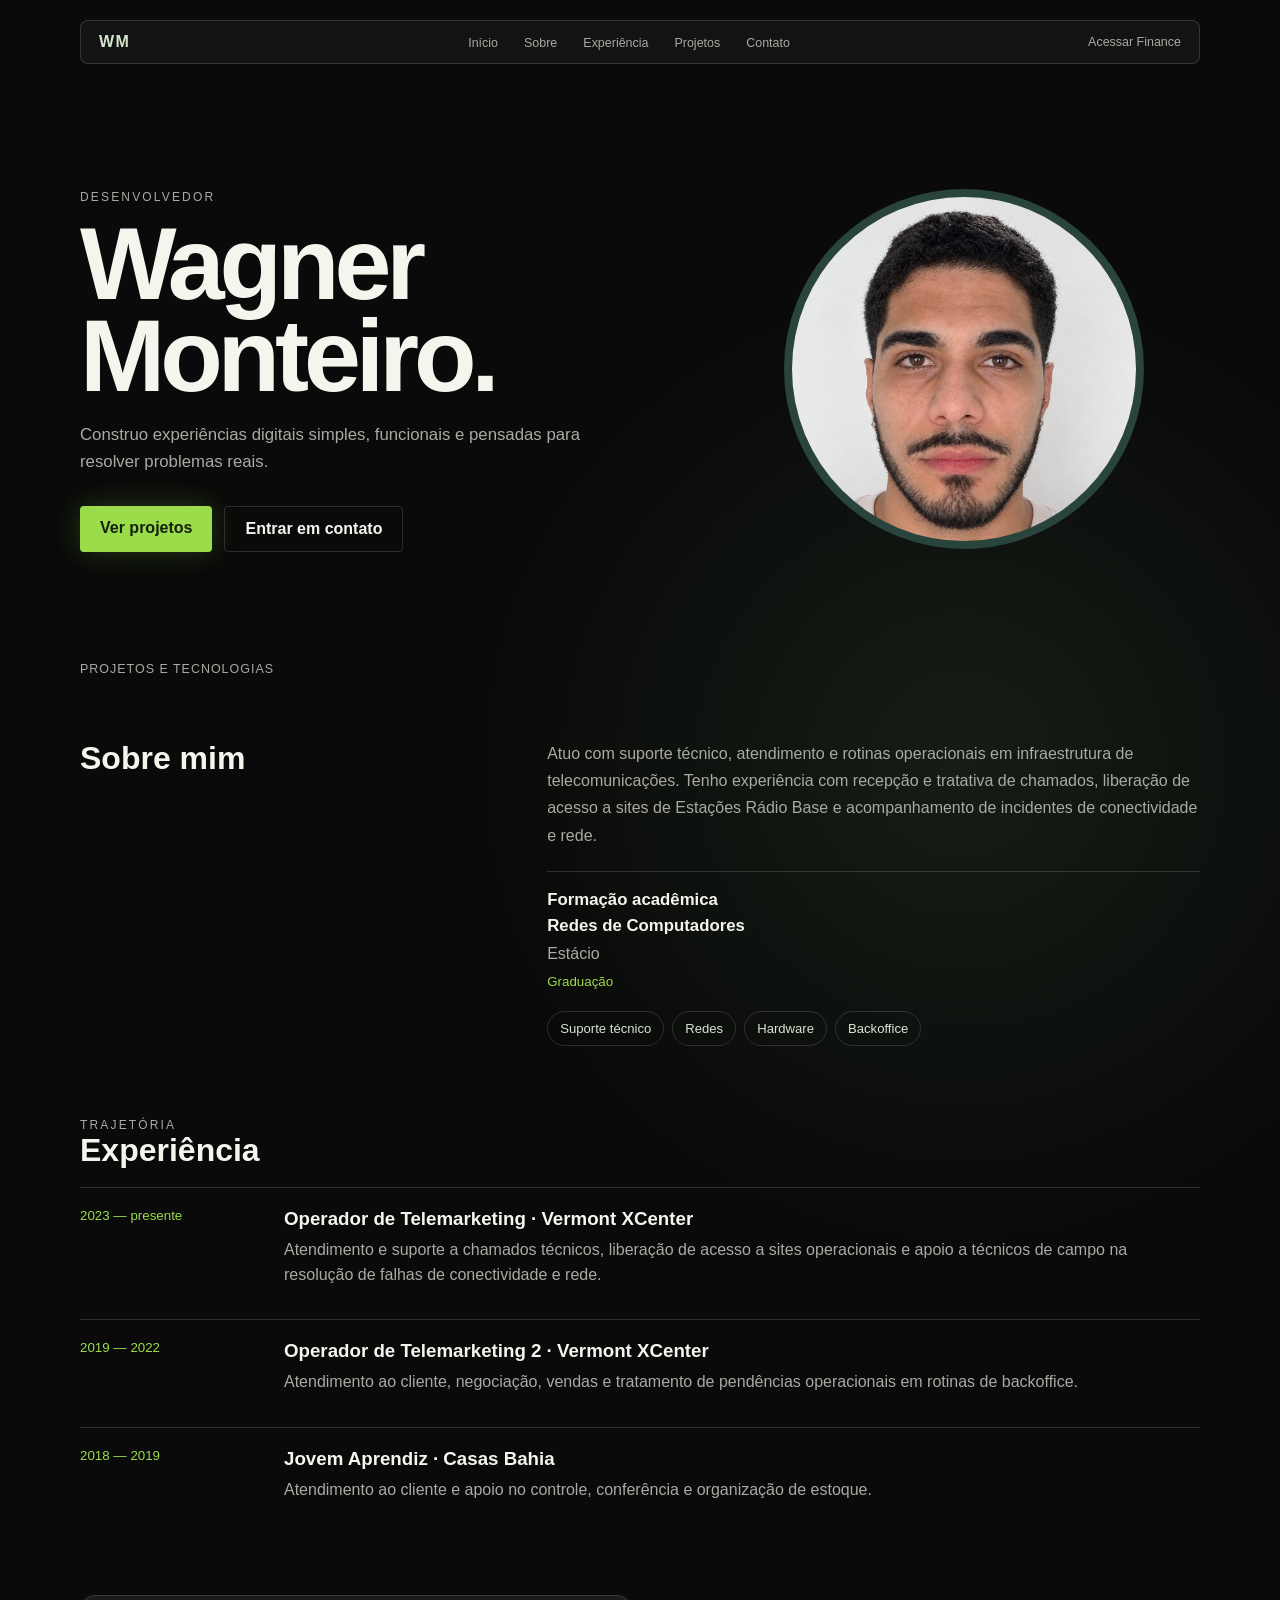
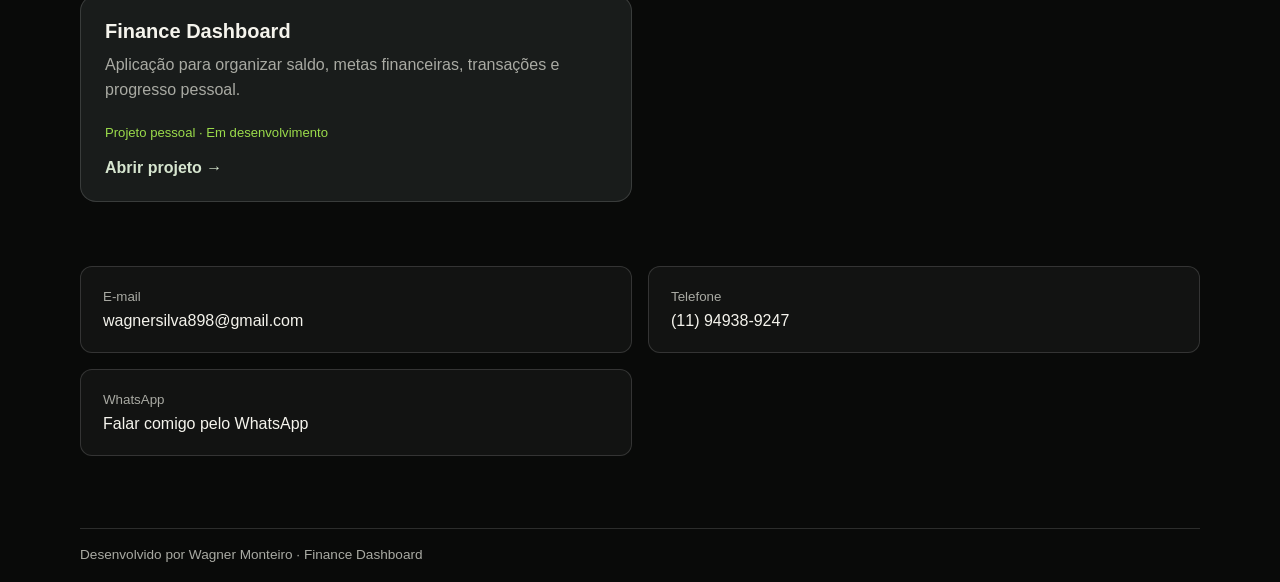
<file: portfolio.html>
<!DOCTYPE html>
<html lang="pt-BR">
<head>
  <meta charset="UTF-8">
  <meta name="viewport" content="width=device-width, initial-scale=1.0">
  <title>Portfólio | Wagner Monteiro</title>
  <style>
    :root {
      --bg: #090a09;
      --panel: #151715;
      --line: rgba(255, 255, 255, 0.14);
      --text: #f5f4ed;
      --muted: #a9aaa3;
      --accent: #d6e5cf;
      --green: #9bdc4b;
    }

    * { box-sizing: border-box; margin: 0; }

    body {
      min-height: 100vh;
      padding: 20px;
      background: radial-gradient(circle at 75% 35%, rgba(70, 103, 70, 0.2), transparent 28%), var(--bg);
      color: var(--text);
      font-family: 'Segoe UI', Tahoma, sans-serif;
    }

    main { width: min(100%, 1120px); margin: 0 auto; }

    nav {
      display: flex;
      align-items: center;
      justify-content: space-between;
      gap: 24px;
      margin-bottom: 92px;
      padding: 12px 18px;
      border: 1px solid var(--line);
      border-radius: 8px;
      background: rgba(21, 23, 21, 0.82);
    }

    .nav-brand {
      color: var(--accent);
      font-weight: 800;
      letter-spacing: 0.08em;
    }

    nav ul {
      display: flex;
      gap: 26px;
      list-style: none;
    }

    nav a {
      color: var(--muted);
      font-size: 0.78rem;
      text-decoration: none;
    }

    nav a:hover { color: var(--accent); }

    .back {
      color: var(--muted);
      text-decoration: none;
    }

    .hero {
      display: grid;
      grid-template-columns: 1.1fr 0.9fr;
      align-items: center;
      gap: 70px;
      min-height: 430px;
      margin-bottom: 76px;
    }

    .eyebrow { color: var(--muted); font-size: 0.75rem; letter-spacing: 0.18em; text-transform: uppercase; }
    h1 { margin: 14px 0 20px; font-size: clamp(3.6rem, 8vw, 7.4rem); line-height: 0.9; letter-spacing: -0.05em; }
    .hero-description { max-width: 540px; color: var(--muted); font-size: 1.05rem; line-height: 1.6; }

    .hero-actions { display: flex; gap: 12px; margin-top: 30px; }
    .hero-actions a { padding: 13px 20px; border-radius: 4px; text-decoration: none; font-weight: 700; }
    .primary-action { background: var(--green); color: #14210c; box-shadow: 0 0 28px rgba(155, 220, 75, 0.22); }
    .secondary-action { border: 1px solid var(--line); color: var(--text); }

    .portrait-frame { position: relative; justify-self: center; width: min(100%, 360px); aspect-ratio: 1; }
    .portrait-frame::before { content: ""; position: absolute; inset: 0; border-radius: 50%; background: #29443d; transform: rotate(8deg) scale(0.96); }
    .portrait { position: relative; width: 100%; height: 100%; border: 8px solid #29443d; border-radius: 50%; object-fit: cover; object-position: center 18%; }

    .worked-with { margin-bottom: 64px; color: var(--muted); font-size: 0.78rem; letter-spacing: 0.08em; text-transform: uppercase; }
    .about { display: grid; grid-template-columns: 0.8fr 1.2fr; gap: 32px; margin-bottom: 72px; }
    .about h2, .experience h2 { font-size: 2rem; }
    .about p { color: var(--muted); line-height: 1.7; }
    .education { margin-top: 22px; padding-top: 18px; border-top: 1px solid var(--line); }
    .education-heading { margin-bottom: 14px; font-size: 1.2rem; }
    .education h3 { margin-bottom: 6px; font-size: 1.05rem; }
    .education p { color: var(--muted); line-height: 1.5; }
    .education small { display: block; margin-top: 8px; color: var(--green); }
    .skills { display: flex; flex-wrap: wrap; gap: 8px; align-content: start; }
    .skill { padding: 9px 12px; border: 1px solid var(--line); border-radius: 999px; color: var(--accent); font-size: 0.82rem; }
    .experience { margin-bottom: 72px; }
    .experience-list { display: grid; gap: 12px; margin-top: 18px; }
    .experience-item { display: grid; grid-template-columns: 180px 1fr; gap: 24px; padding: 20px 0; border-top: 1px solid var(--line); }
    .experience-item small { color: var(--green); }
    .experience-item h3 { margin-bottom: 8px; }
    .experience-item p { color: var(--muted); line-height: 1.55; }
    .projects { display: grid; grid-template-columns: repeat(2, minmax(0, 1fr)); gap: 16px; margin-top: 16px; }
    .project { padding: 24px; border: 1px solid var(--line); border-radius: 16px; background: rgba(28, 31, 30, 0.92); }
    .project h2 { margin-bottom: 10px; font-size: 1.25rem; }
    .project p { color: var(--muted); line-height: 1.55; }
    .tag { display: inline-block; margin-top: 22px; color: var(--green); font-size: 0.82rem; }
    .project-link { display: block; margin-top: 18px; color: var(--accent); font-weight: 700; text-decoration: none; }

    .contact {
      display: grid;
      grid-template-columns: 1fr 1fr;
      gap: 16px;
      margin-top: 64px;
    }

    .contact a {
      display: block;
      padding: 22px;
      border: 1px solid var(--line);
      border-radius: 12px;
      color: var(--text);
      text-decoration: none;
      background: rgba(21, 23, 21, 0.82);
    }

    .contact a:hover { border-color: var(--accent); }
    .contact small { display: block; margin-bottom: 8px; color: var(--muted); }

    footer { margin-top: 72px; padding-top: 18px; border-top: 1px solid var(--line); color: var(--muted); font-size: 0.85rem; }

    @media (max-width: 620px) {
      body { padding: 14px 12px; }
      nav { margin-bottom: 48px; padding: 10px 12px; }
      nav ul { display: none; }
      .hero { grid-template-columns: 1fr; gap: 44px; min-height: auto; margin-bottom: 56px; }
      .hero-copy { order: 2; }
      .portrait-frame { order: 1; width: min(78vw, 300px); }
      h1 { font-size: clamp(3.4rem, 18vw, 5rem); }
      .hero-actions { flex-wrap: wrap; }
      .worked-with { margin-bottom: 40px; }
      .about { grid-template-columns: 1fr; gap: 18px; margin-bottom: 52px; }
      .experience { margin-bottom: 52px; }
      .experience-item { grid-template-columns: 1fr; gap: 8px; }
      .projects { grid-template-columns: 1fr; }
      .contact { grid-template-columns: 1fr; margin-top: 44px; }
    }
  </style>
</head>
<body>
  <main>
    <nav>
      <span class="nav-brand">WM</span>
      <ul>
        <li><a href="#inicio">Início</a></li>
        <li><a href="#sobre">Sobre</a></li>
        <li><a href="#experiencia">Experiência</a></li>
        <li><a href="#projetos">Projetos</a></li>
        <li><a href="#contato">Contato</a></li>
      </ul>
      <a class="back" href="index.html">Acessar Finance</a>
    </nav>

    <section id="inicio" class="hero">
      <div class="hero-copy">
        <p class="eyebrow">Desenvolvedor</p>
        <h1>Wagner<br>Monteiro.</h1>
        <p class="hero-description">Construo experiências digitais simples, funcionais e pensadas para resolver problemas reais.</p>
        <div class="hero-actions">
          <a class="primary-action" href="#projetos">Ver projetos</a>
          <a class="secondary-action" href="#contato">Entrar em contato</a>
        </div>
      </div>
      <div class="portrait-frame">
        <img class="portrait" src="perfil.jpg.jpeg" alt="Foto de Wagner Monteiro">
      </div>
    </section>

    <p class="worked-with">Projetos e tecnologias</p>

    <section id="sobre" class="about">
      <h2>Sobre mim</h2>
      <div>
        <p>Atuo com suporte técnico, atendimento e rotinas operacionais em infraestrutura de telecomunicações. Tenho experiência com recepção e tratativa de chamados, liberação de acesso a sites de Estações Rádio Base e acompanhamento de incidentes de conectividade e rede.</p>
        <div class="education">
          <h3 class="education-heading">Formação acadêmica</h3>
          <h3>Redes de Computadores</h3>
          <p>Estácio</p>
          <small>Graduação</small>
        </div>
        <div class="skills" style="margin-top: 22px;">
          <span class="skill">Suporte técnico</span>
          <span class="skill">Redes</span>
          <span class="skill">Hardware</span>
          <span class="skill">Backoffice</span>
        </div>
      </div>
    </section>

    <section id="experiencia" class="experience">
      <p class="eyebrow">Trajetória</p>
      <h2>Experiência</h2>
      <div class="experience-list">
        <article class="experience-item">
          <small>2023 — presente</small>
          <div><h3>Operador de Telemarketing · Vermont XCenter</h3><p>Atendimento e suporte a chamados técnicos, liberação de acesso a sites operacionais e apoio a técnicos de campo na resolução de falhas de conectividade e rede.</p></div>
        </article>
        <article class="experience-item">
          <small>2019 — 2022</small>
          <div><h3>Operador de Telemarketing 2 · Vermont XCenter</h3><p>Atendimento ao cliente, negociação, vendas e tratamento de pendências operacionais em rotinas de backoffice.</p></div>
        </article>
        <article class="experience-item">
          <small>2018 — 2019</small>
          <div><h3>Jovem Aprendiz · Casas Bahia</h3><p>Atendimento ao cliente e apoio no controle, conferência e organização de estoque.</p></div>
        </article>
      </div>
    </section>

    <section id="projetos" class="projects" aria-label="Projetos">
      <article class="project">
        <h2>Finance Dashboard</h2>
        <p>Aplicação para organizar saldo, metas financeiras, transações e progresso pessoal.</p>
        <span class="tag">Projeto pessoal · Em desenvolvimento</span>
        <a class="project-link" href="index.html">Abrir projeto →</a>
      </article>
    </section>

    <section id="contato" class="contact" aria-label="Contato">
      <a href="mailto:wagnersilva898@gmail.com">
        <small>E-mail</small>
        wagnersilva898@gmail.com
      </a>
      <a href="tel:+5511949389247">
        <small>Telefone</small>
        (11) 94938-9247
      </a>
      <a href="https://wa.me/5511949389247" target="_blank" rel="noopener noreferrer">
        <small>WhatsApp</small>
        Falar comigo pelo WhatsApp
      </a>
    </section>

    <footer>Desenvolvido por Wagner Monteiro · Finance Dashboard</footer>
  </main>
</body>
</html>
</file>
